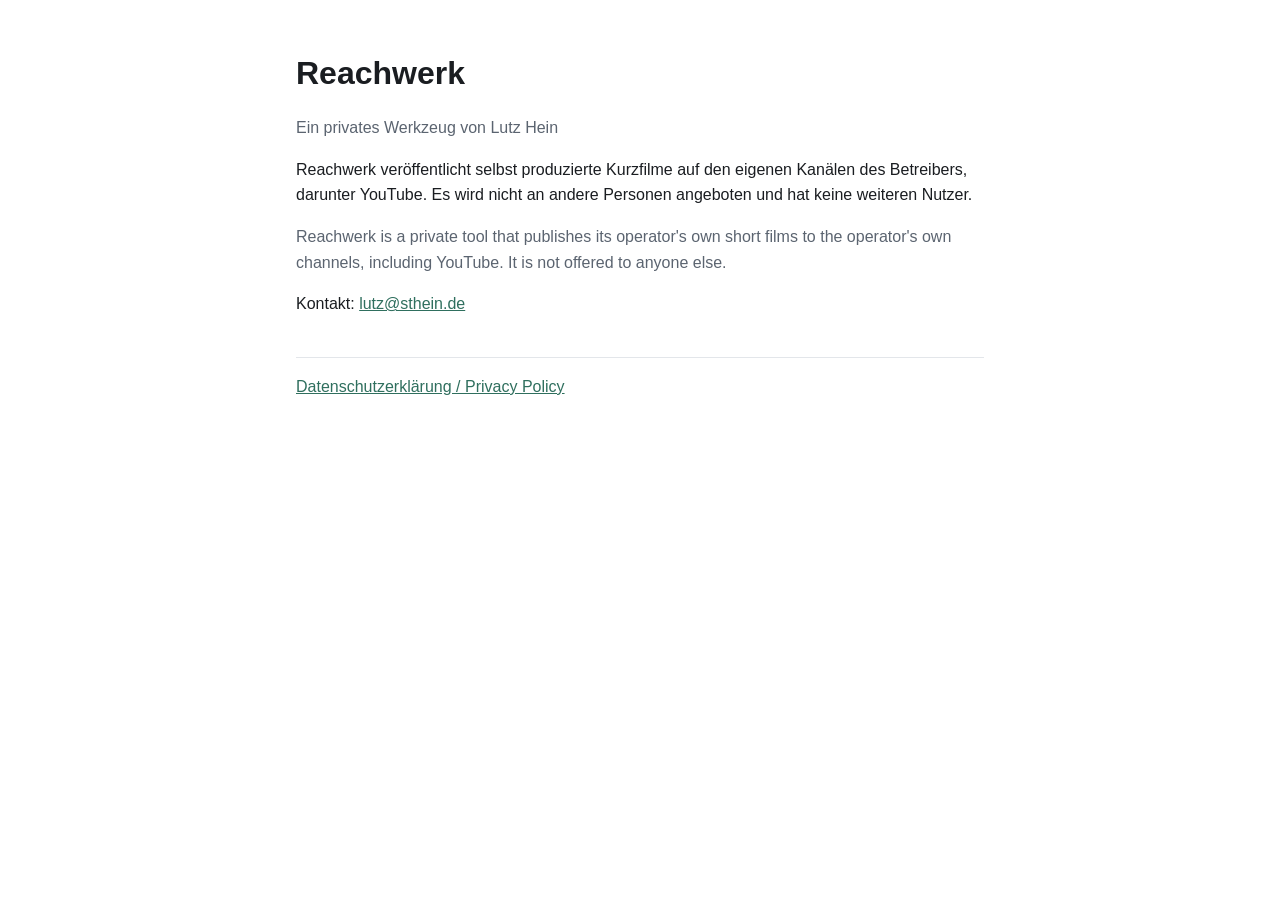
<file: index.html>
<!doctype html>
<html lang="de">
<head>
<meta charset="utf-8"><meta name="viewport" content="width=device-width,initial-scale=1">
<title>Reachwerk</title>
<link rel="stylesheet" href="stil.css">
</head>
<body><main>
<h1>Reachwerk</h1>
<p class="leise">Ein privates Werkzeug von Lutz Hein</p>
<p>Reachwerk veröffentlicht selbst produzierte Kurzfilme auf den eigenen Kanälen des Betreibers, darunter YouTube. Es wird nicht an andere Personen angeboten und hat keine weiteren Nutzer.</p>
<p lang="en" class="leise">Reachwerk is a private tool that publishes its operator's own short films to the operator's own channels, including YouTube. It is not offered to anyone else.</p>
<p>Kontakt: <a href="mailto:lutz@sthein.de">lutz@sthein.de</a></p>
<nav><a href="datenschutz.html">Datenschutzerklärung / Privacy Policy</a></nav>
</main></body>
</html>
</file>
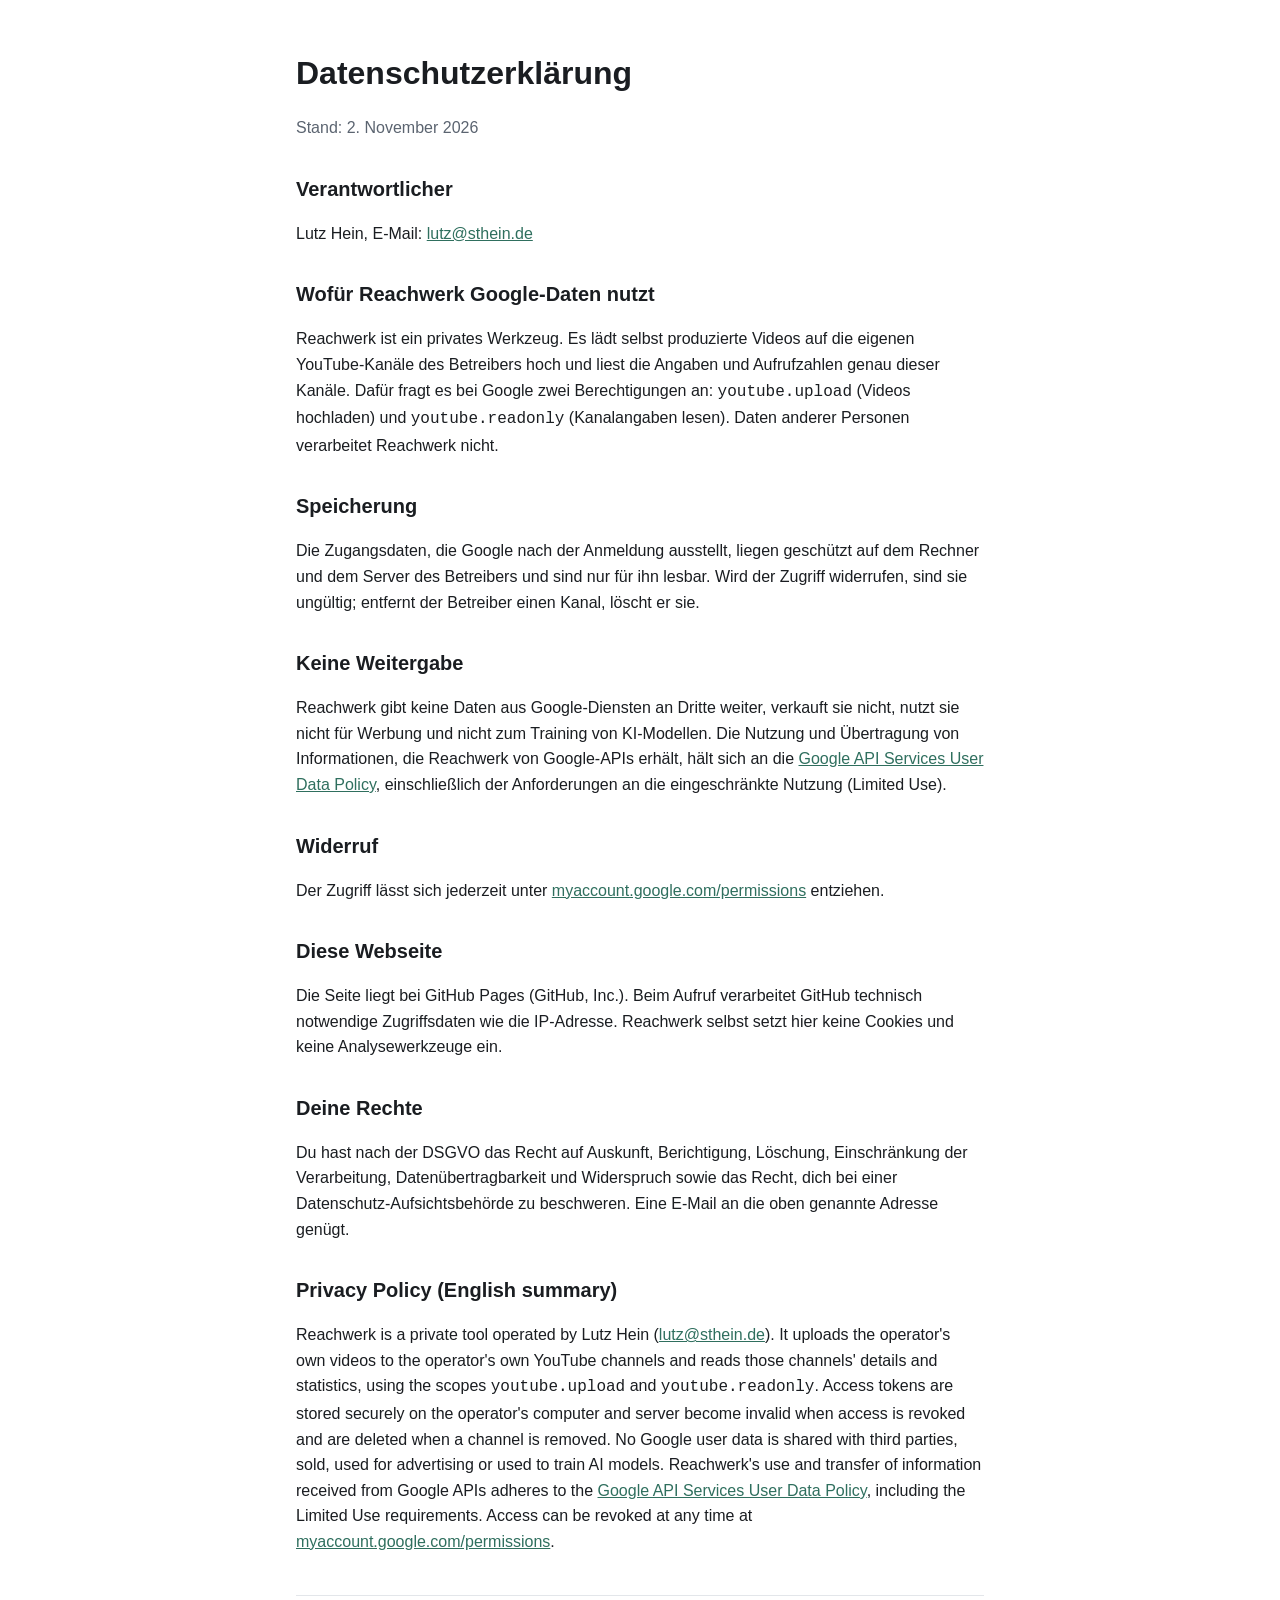
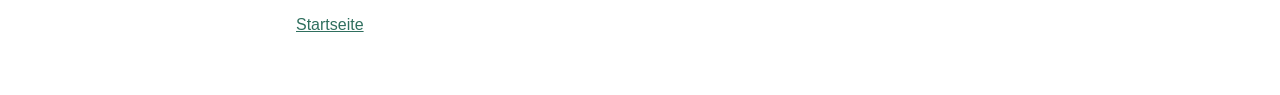
<file: datenschutz.html>
<!doctype html>
<html lang="de">
<head>
<meta charset="utf-8"><meta name="viewport" content="width=device-width,initial-scale=1">
<title>Reachwerk Datenschutz</title>
<link rel="stylesheet" href="stil.css">
</head>
<body><main>
<h1>Datenschutzerklärung</h1>
<p class="leise">Stand: 2. November 2026</p>

<h2>Verantwortlicher</h2>
<p>Lutz Hein, E-Mail: <a href="mailto:lutz@sthein.de">lutz@sthein.de</a></p>

<h2>Wofür Reachwerk Google-Daten nutzt</h2>
<p>Reachwerk ist ein privates Werkzeug. Es lädt selbst produzierte Videos auf die eigenen YouTube-Kanäle des Betreibers hoch und liest die Angaben und Aufrufzahlen genau dieser Kanäle. Dafür fragt es bei Google zwei Berechtigungen an: <code>youtube.upload</code> (Videos hochladen) und <code>youtube.readonly</code> (Kanalangaben lesen). Daten anderer Personen verarbeitet Reachwerk nicht.</p>

<h2>Speicherung</h2>
<p>Die Zugangsdaten, die Google nach der Anmeldung ausstellt, liegen geschützt auf dem Rechner und dem Server des Betreibers und sind nur für ihn lesbar. Wird der Zugriff widerrufen, sind sie ungültig; entfernt der Betreiber einen Kanal, löscht er sie.</p>

<h2>Keine Weitergabe</h2>
<p>Reachwerk gibt keine Daten aus Google-Diensten an Dritte weiter, verkauft sie nicht, nutzt sie nicht für Werbung und nicht zum Training von KI-Modellen. Die Nutzung und Übertragung von Informationen, die Reachwerk von Google-APIs erhält, hält sich an die <a href="https://developers.google.com/terms/api-services-user-data-policy">Google API Services User Data Policy</a>, einschließlich der Anforderungen an die eingeschränkte Nutzung (Limited Use).</p>

<h2>Widerruf</h2>
<p>Der Zugriff lässt sich jederzeit unter <a href="https://myaccount.google.com/permissions">myaccount.google.com/permissions</a> entziehen.</p>

<h2>Diese Webseite</h2>
<p>Die Seite liegt bei GitHub Pages (GitHub, Inc.). Beim Aufruf verarbeitet GitHub technisch notwendige Zugriffsdaten wie die IP-Adresse. Reachwerk selbst setzt hier keine Cookies und keine Analysewerkzeuge ein.</p>

<h2>Deine Rechte</h2>
<p>Du hast nach der DSGVO das Recht auf Auskunft, Berichtigung, Löschung, Einschränkung der Verarbeitung, Datenübertragbarkeit und Widerspruch sowie das Recht, dich bei einer Datenschutz-Aufsichtsbehörde zu beschweren. Eine E-Mail an die oben genannte Adresse genügt.</p>

<section lang="en">
<h2>Privacy Policy (English summary)</h2>
<p>Reachwerk is a private tool operated by Lutz Hein (<a href="mailto:lutz@sthein.de">lutz@sthein.de</a>). It uploads the operator's own videos to the operator's own YouTube channels and reads those channels' details and statistics, using the scopes <code>youtube.upload</code> and <code>youtube.readonly</code>. Access tokens are stored securely on the operator's computer and server become invalid when access is revoked and are deleted when a channel is removed. No Google user data is shared with third parties, sold, used for advertising or used to train AI models. Reachwerk's use and transfer of information received from Google APIs adheres to the <a href="https://developers.google.com/terms/api-services-user-data-policy">Google API Services User Data Policy</a>, including the Limited Use requirements. Access can be revoked at any time at <a href="https://myaccount.google.com/permissions">myaccount.google.com/permissions</a>.</p>
</section>

<nav><a href="index.html">Startseite</a></nav>
</main></body>
</html>
</file>
<file: stil.css>
:root{--grund:#ffffff;--text:#1a1d21;--leise:#5b6470;--linie:#e3e6ea;--akzent:#2f6f5e}
@media (prefers-color-scheme:dark){:root{--grund:#121417;--text:#e8eaed;--leise:#9aa3ad;--linie:#2a2f35;--akzent:#7cc4ad}}
*{box-sizing:border-box}
body{margin:0;background:var(--grund);color:var(--text);font:16px/1.6 -apple-system,BlinkMacSystemFont,"Segoe UI",Roboto,sans-serif}
main{max-width:720px;margin:0 auto;padding:48px 16px 64px}
h1{font-size:32px;margin:0 0 8px}h2{font-size:20px;margin:32px 0 8px}
p,li{color:var(--text)}.leise{color:var(--leise)}
a{color:var(--akzent)}nav{margin-top:40px;padding-top:16px;border-top:1px solid var(--linie)}
</file>
